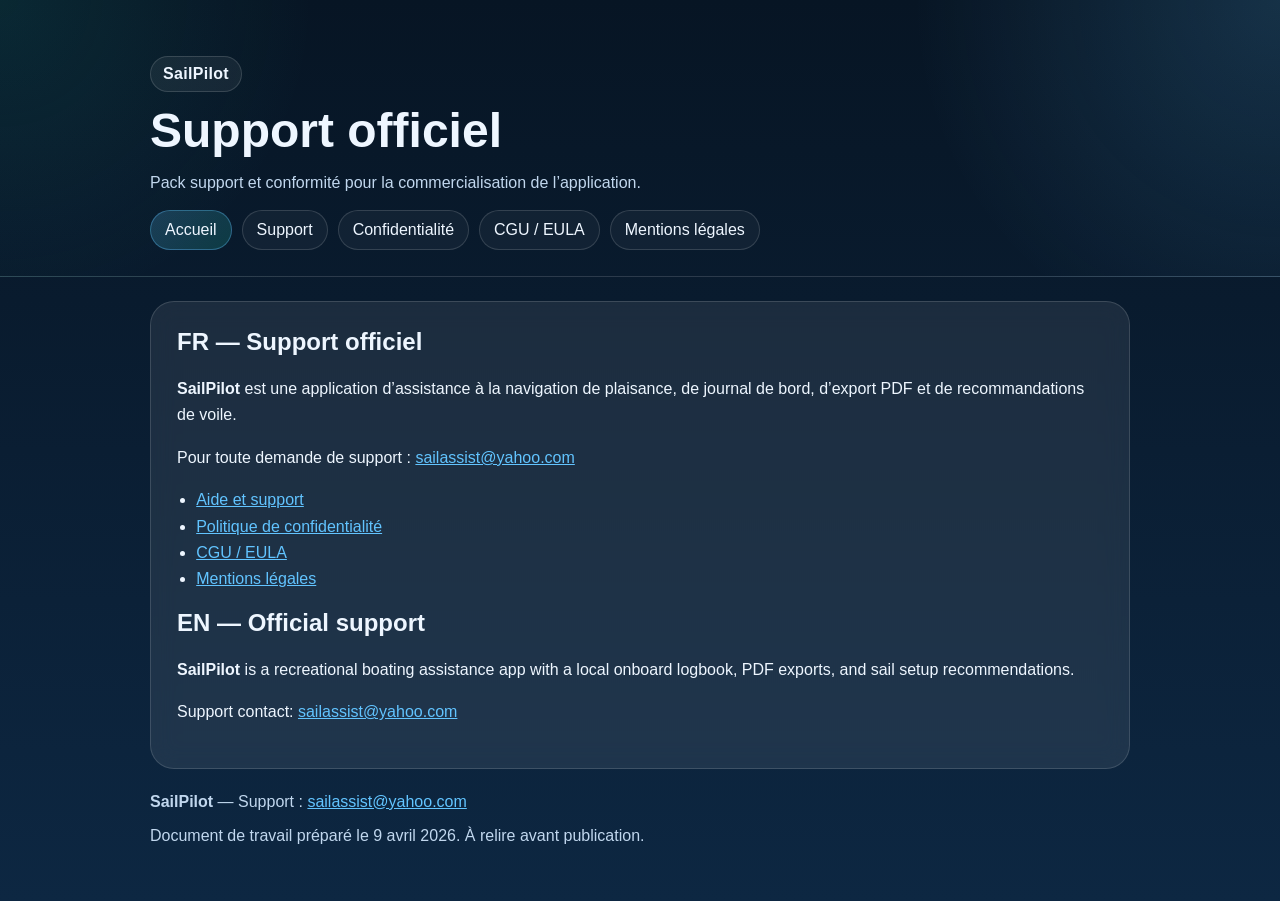
<file: index.html>
<!doctype html>
<html lang="fr">
<head>
  <meta charset="utf-8">
  <meta name="viewport" content="width=device-width, initial-scale=1">
  <title>Support officiel — SailPilot</title>
  <link rel="stylesheet" href="style.css">
  <meta name="description" content="SailPilot — support, confidentialité, CGU et informations légales.">
</head>
<body>
  <header class="hero">
    <div class="wrap">
      <div class="brand">SailPilot</div>
      <h1>Support officiel</h1>
      <p class="lead">Pack support et conformité pour la commercialisation de l’application.</p>
      <nav><a class="active" href="index.html">Accueil</a>
<a class="" href="support.html">Support</a>
<a class="" href="privacy.html">Confidentialité</a>
<a class="" href="terms.html">CGU / EULA</a>
<a class="" href="legal.html">Mentions légales</a></nav>
    </div>
  </header>
  <main class="wrap card prose">
    
<section>
  <h2>FR — Support officiel</h2>
  <p><strong>SailPilot</strong> est une application d’assistance à la navigation de plaisance, de journal de bord, d’export PDF et de recommandations de voile.</p>
  <p>Pour toute demande de support : <a href="mailto:sailassist@yahoo.com">sailassist@yahoo.com</a></p>
  <ul>
    <li><a href="support.html">Aide et support</a></li>
    <li><a href="privacy.html">Politique de confidentialité</a></li>
    <li><a href="terms.html">CGU / EULA</a></li>
    <li><a href="legal.html">Mentions légales</a></li>
  </ul>
</section>

<section>
  <h2>EN — Official support</h2>
  <p><strong>SailPilot</strong> is a recreational boating assistance app with a local onboard logbook, PDF exports, and sail setup recommendations.</p>
  <p>Support contact: <a href="mailto:sailassist@yahoo.com">sailassist@yahoo.com</a></p>
</section>

  </main>
  <footer class="wrap footer">
    <p><strong>SailPilot</strong> — Support : <a href="mailto:sailassist@yahoo.com">sailassist@yahoo.com</a></p>
    <p>Document de travail préparé le 9 avril 2026. À relire avant publication.</p>
  </footer>
</body>
</html>
</file>
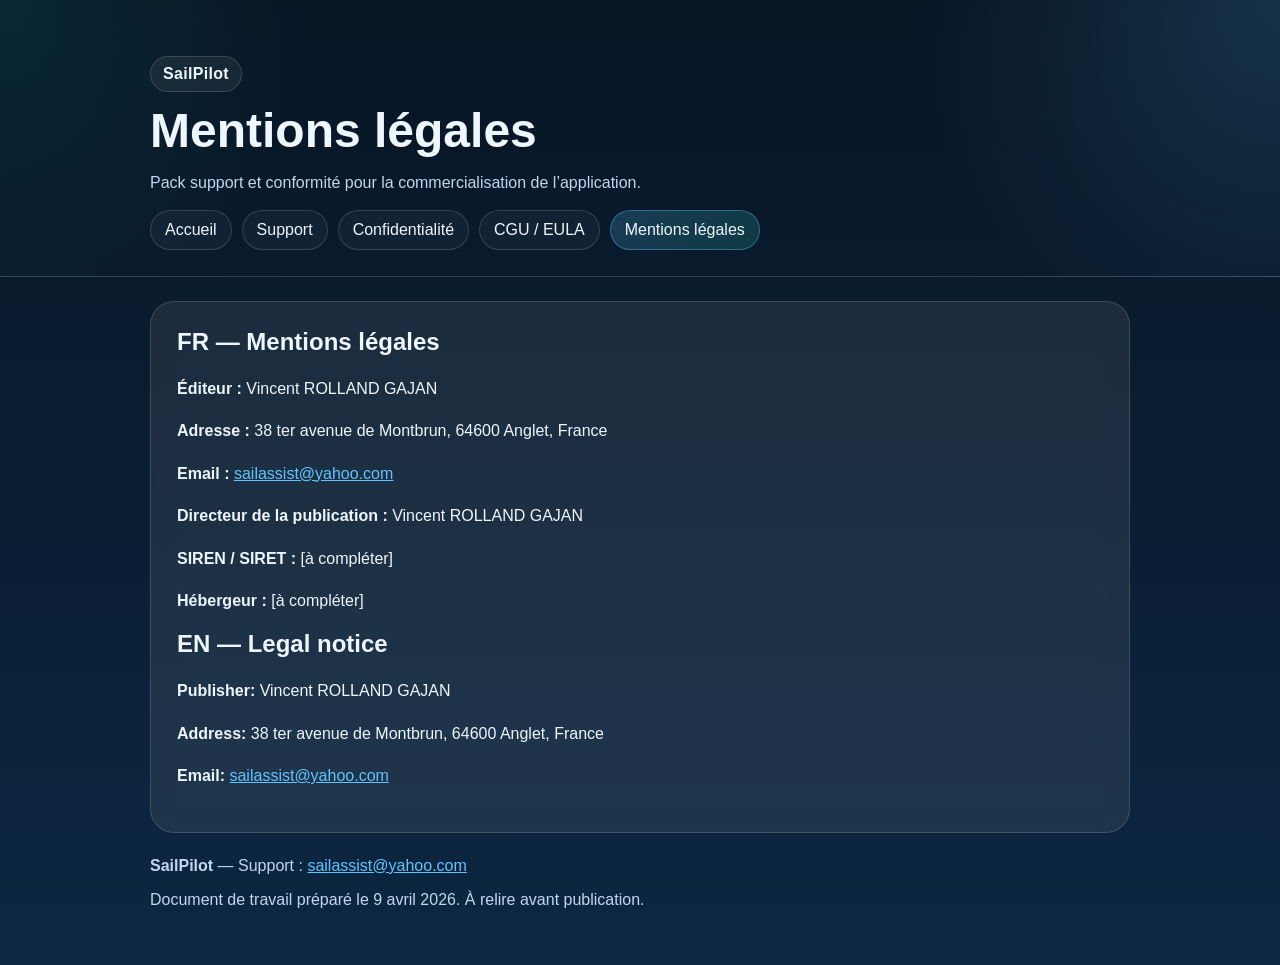
<file: legal.html>
<!doctype html>
<html lang="fr">
<head>
  <meta charset="utf-8">
  <meta name="viewport" content="width=device-width, initial-scale=1">
  <title>Mentions légales — SailPilot</title>
  <link rel="stylesheet" href="style.css">
  <meta name="description" content="SailPilot — support, confidentialité, CGU et informations légales.">
</head>
<body>
  <header class="hero">
    <div class="wrap">
      <div class="brand">SailPilot</div>
      <h1>Mentions légales</h1>
      <p class="lead">Pack support et conformité pour la commercialisation de l’application.</p>
      <nav><a class="" href="index.html">Accueil</a>
<a class="" href="support.html">Support</a>
<a class="" href="privacy.html">Confidentialité</a>
<a class="" href="terms.html">CGU / EULA</a>
<a class="active" href="legal.html">Mentions légales</a></nav>
    </div>
  </header>
  <main class="wrap card prose">
    
<section>
  <h2>FR — Mentions légales</h2>
  <p><strong>Éditeur :</strong> Vincent ROLLAND GAJAN</p>
  <p><strong>Adresse :</strong> 38 ter avenue de Montbrun, 64600 Anglet, France</p>
  <p><strong>Email :</strong> <a href="mailto:sailassist@yahoo.com">sailassist@yahoo.com</a></p>
  <p><strong>Directeur de la publication :</strong> Vincent ROLLAND GAJAN</p>
  <p><strong>SIREN / SIRET :</strong> [à compléter]</p>
  <p><strong>Hébergeur :</strong> [à compléter]</p>
</section>

<section>
  <h2>EN — Legal notice</h2>
  <p><strong>Publisher:</strong> Vincent ROLLAND GAJAN</p>
  <p><strong>Address:</strong> 38 ter avenue de Montbrun, 64600 Anglet, France</p>
  <p><strong>Email:</strong> <a href="mailto:sailassist@yahoo.com">sailassist@yahoo.com</a></p>
</section>

  </main>
  <footer class="wrap footer">
    <p><strong>SailPilot</strong> — Support : <a href="mailto:sailassist@yahoo.com">sailassist@yahoo.com</a></p>
    <p>Document de travail préparé le 9 avril 2026. À relire avant publication.</p>
  </footer>
</body>
</html>
</file>
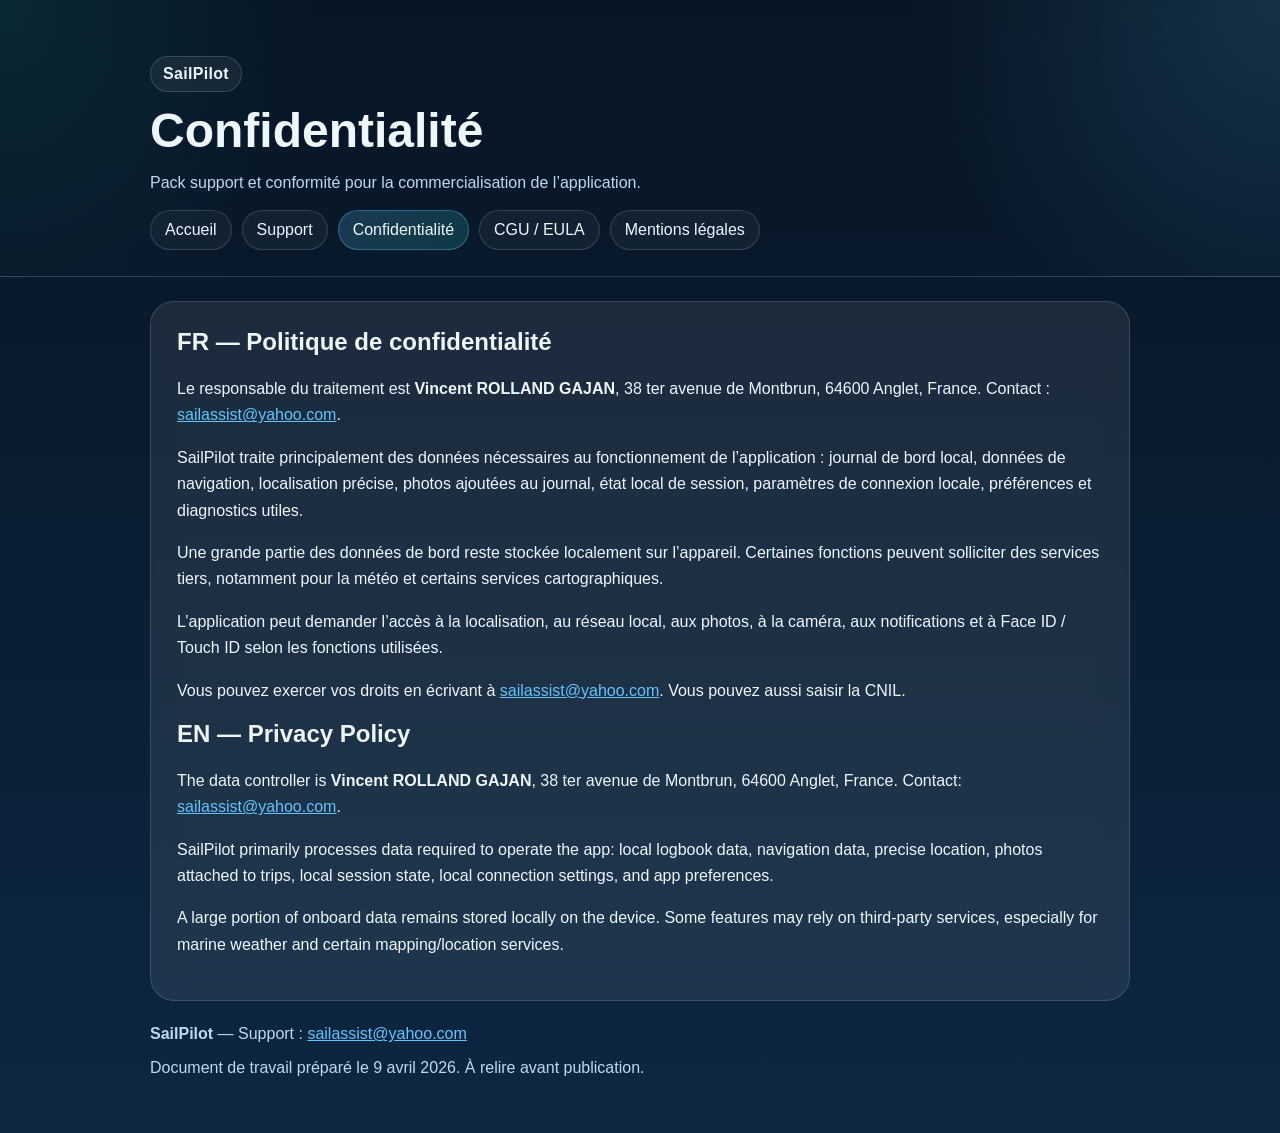
<file: privacy.html>
<!doctype html>
<html lang="fr">
<head>
  <meta charset="utf-8">
  <meta name="viewport" content="width=device-width, initial-scale=1">
  <title>Confidentialité — SailPilot</title>
  <link rel="stylesheet" href="style.css">
  <meta name="description" content="SailPilot — support, confidentialité, CGU et informations légales.">
</head>
<body>
  <header class="hero">
    <div class="wrap">
      <div class="brand">SailPilot</div>
      <h1>Confidentialité</h1>
      <p class="lead">Pack support et conformité pour la commercialisation de l’application.</p>
      <nav><a class="" href="index.html">Accueil</a>
<a class="" href="support.html">Support</a>
<a class="active" href="privacy.html">Confidentialité</a>
<a class="" href="terms.html">CGU / EULA</a>
<a class="" href="legal.html">Mentions légales</a></nav>
    </div>
  </header>
  <main class="wrap card prose">
    
<section>
  <h2>FR — Politique de confidentialité</h2>
  <p>Le responsable du traitement est <strong>Vincent ROLLAND GAJAN</strong>, 38 ter avenue de Montbrun, 64600 Anglet, France. Contact : <a href="mailto:sailassist@yahoo.com">sailassist@yahoo.com</a>.</p>
  <p>SailPilot traite principalement des données nécessaires au fonctionnement de l’application : journal de bord local, données de navigation, localisation précise, photos ajoutées au journal, état local de session, paramètres de connexion locale, préférences et diagnostics utiles.</p>
  <p>Une grande partie des données de bord reste stockée localement sur l’appareil. Certaines fonctions peuvent solliciter des services tiers, notamment pour la météo et certains services cartographiques.</p>
  <p>L’application peut demander l’accès à la localisation, au réseau local, aux photos, à la caméra, aux notifications et à Face ID / Touch ID selon les fonctions utilisées.</p>
  <p>Vous pouvez exercer vos droits en écrivant à <a href="mailto:sailassist@yahoo.com">sailassist@yahoo.com</a>. Vous pouvez aussi saisir la CNIL.</p>
</section>

<section>
  <h2>EN — Privacy Policy</h2>
  <p>The data controller is <strong>Vincent ROLLAND GAJAN</strong>, 38 ter avenue de Montbrun, 64600 Anglet, France. Contact: <a href="mailto:sailassist@yahoo.com">sailassist@yahoo.com</a>.</p>
  <p>SailPilot primarily processes data required to operate the app: local logbook data, navigation data, precise location, photos attached to trips, local session state, local connection settings, and app preferences.</p>
  <p>A large portion of onboard data remains stored locally on the device. Some features may rely on third-party services, especially for marine weather and certain mapping/location services.</p>
</section>

  </main>
  <footer class="wrap footer">
    <p><strong>SailPilot</strong> — Support : <a href="mailto:sailassist@yahoo.com">sailassist@yahoo.com</a></p>
    <p>Document de travail préparé le 9 avril 2026. À relire avant publication.</p>
  </footer>
</body>
</html>
</file>
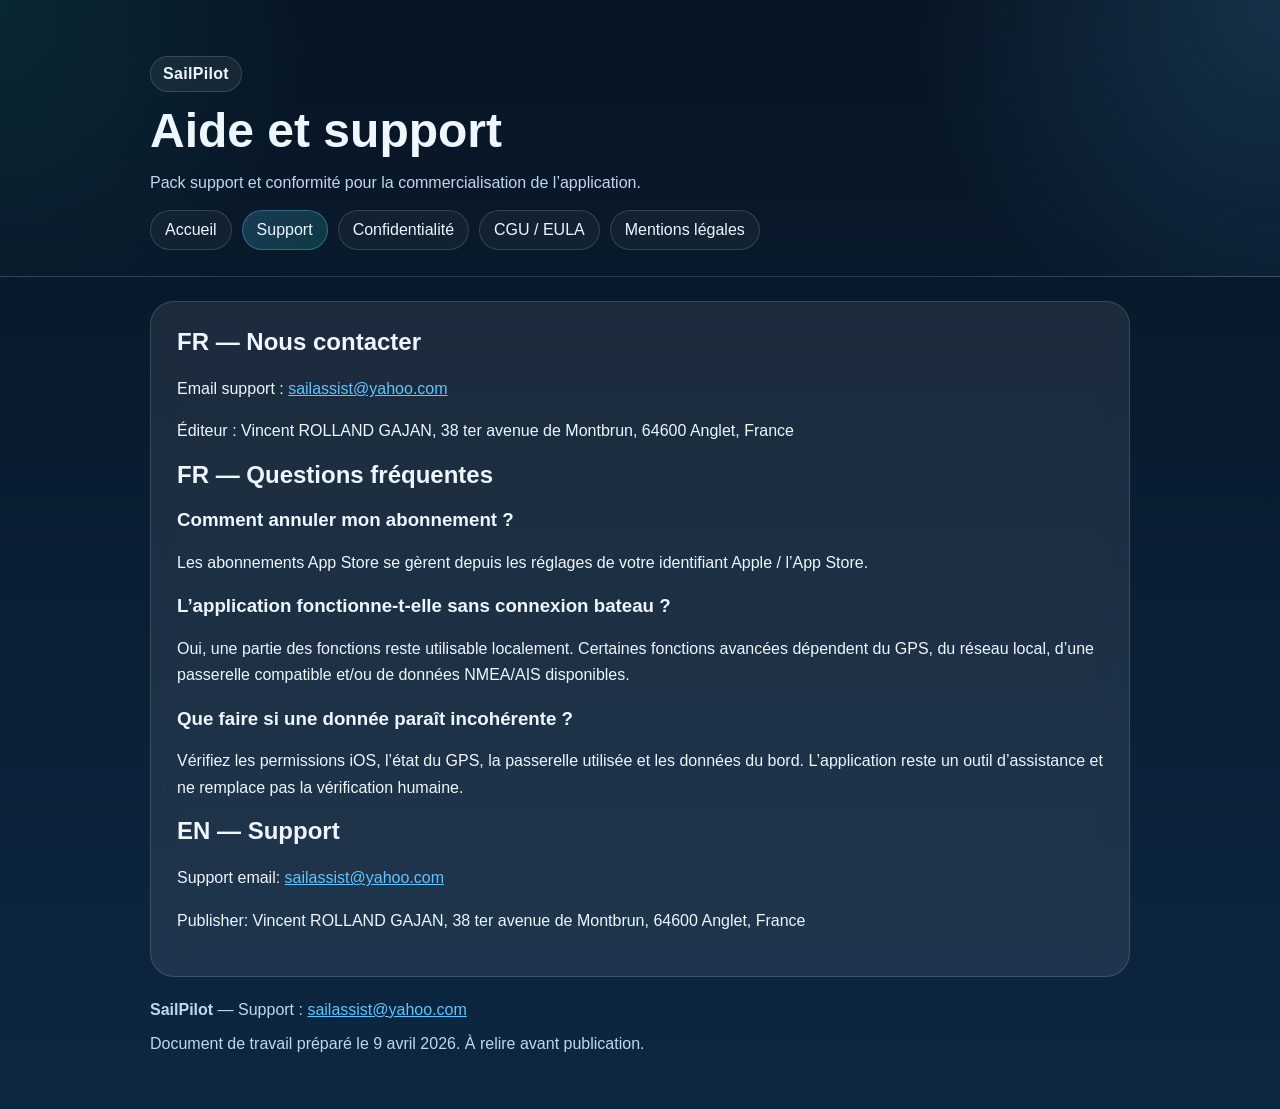
<file: support.html>
<!doctype html>
<html lang="fr">
<head>
  <meta charset="utf-8">
  <meta name="viewport" content="width=device-width, initial-scale=1">
  <title>Aide et support — SailPilot</title>
  <link rel="stylesheet" href="style.css">
  <meta name="description" content="SailPilot — support, confidentialité, CGU et informations légales.">
</head>
<body>
  <header class="hero">
    <div class="wrap">
      <div class="brand">SailPilot</div>
      <h1>Aide et support</h1>
      <p class="lead">Pack support et conformité pour la commercialisation de l’application.</p>
      <nav><a class="" href="index.html">Accueil</a>
<a class="active" href="support.html">Support</a>
<a class="" href="privacy.html">Confidentialité</a>
<a class="" href="terms.html">CGU / EULA</a>
<a class="" href="legal.html">Mentions légales</a></nav>
    </div>
  </header>
  <main class="wrap card prose">
    
<section>
  <h2>FR — Nous contacter</h2>
  <p>Email support : <a href="mailto:sailassist@yahoo.com">sailassist@yahoo.com</a></p>
  <p>Éditeur : Vincent ROLLAND GAJAN, 38 ter avenue de Montbrun, 64600 Anglet, France</p>
</section>

<section>
  <h2>FR — Questions fréquentes</h2>
  <h3>Comment annuler mon abonnement ?</h3>
  <p>Les abonnements App Store se gèrent depuis les réglages de votre identifiant Apple / l’App Store.</p>

  <h3>L’application fonctionne-t-elle sans connexion bateau ?</h3>
  <p>Oui, une partie des fonctions reste utilisable localement. Certaines fonctions avancées dépendent du GPS, du réseau local, d’une passerelle compatible et/ou de données NMEA/AIS disponibles.</p>

  <h3>Que faire si une donnée paraît incohérente ?</h3>
  <p>Vérifiez les permissions iOS, l’état du GPS, la passerelle utilisée et les données du bord. L’application reste un outil d’assistance et ne remplace pas la vérification humaine.</p>
</section>

<section>
  <h2>EN — Support</h2>
  <p>Support email: <a href="mailto:sailassist@yahoo.com">sailassist@yahoo.com</a></p>
  <p>Publisher: Vincent ROLLAND GAJAN, 38 ter avenue de Montbrun, 64600 Anglet, France</p>
</section>

  </main>
  <footer class="wrap footer">
    <p><strong>SailPilot</strong> — Support : <a href="mailto:sailassist@yahoo.com">sailassist@yahoo.com</a></p>
    <p>Document de travail préparé le 9 avril 2026. À relire avant publication.</p>
  </footer>
</body>
</html>
</file>
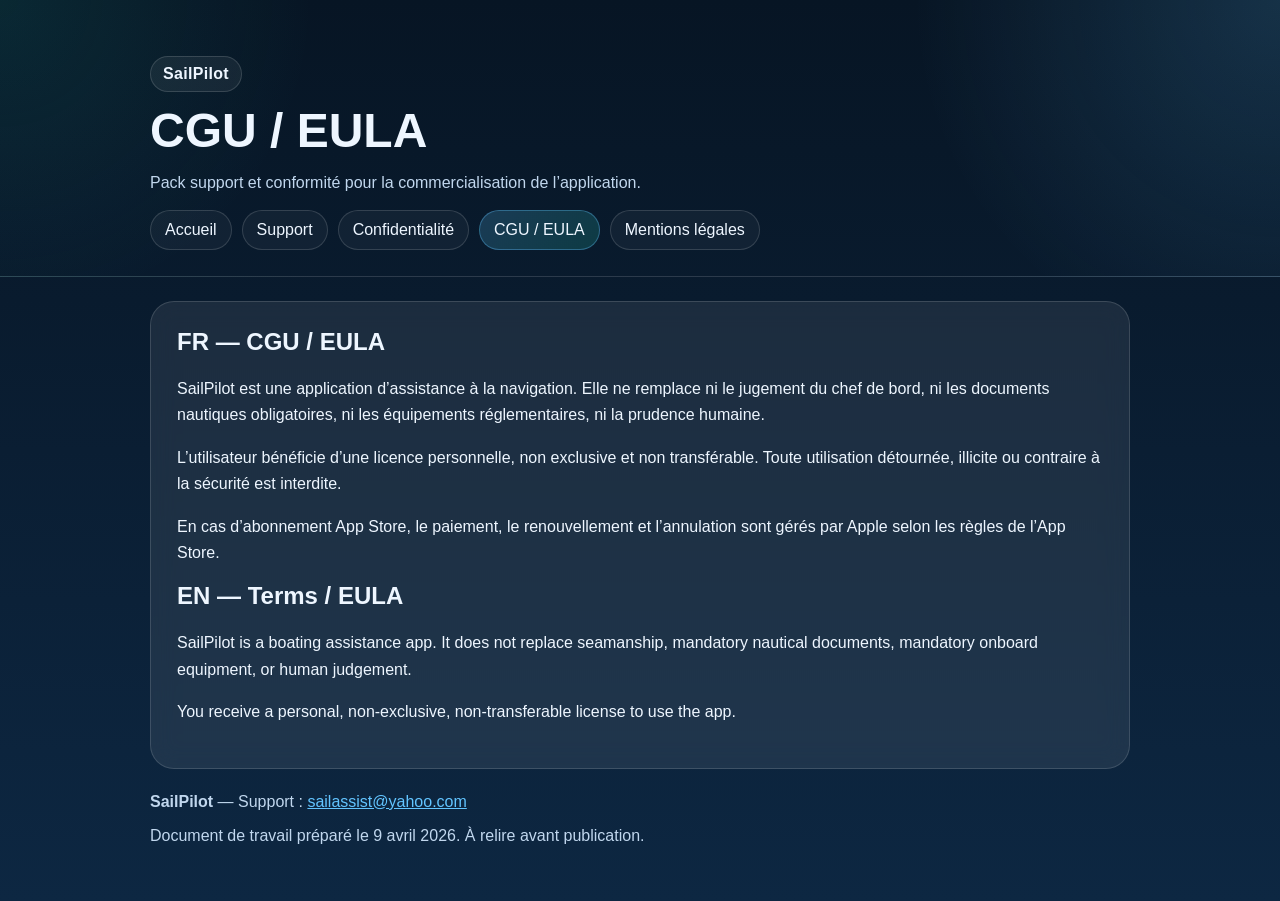
<file: terms.html>
<!doctype html>
<html lang="fr">
<head>
  <meta charset="utf-8">
  <meta name="viewport" content="width=device-width, initial-scale=1">
  <title>CGU / EULA — SailPilot</title>
  <link rel="stylesheet" href="style.css">
  <meta name="description" content="SailPilot — support, confidentialité, CGU et informations légales.">
</head>
<body>
  <header class="hero">
    <div class="wrap">
      <div class="brand">SailPilot</div>
      <h1>CGU / EULA</h1>
      <p class="lead">Pack support et conformité pour la commercialisation de l’application.</p>
      <nav><a class="" href="index.html">Accueil</a>
<a class="" href="support.html">Support</a>
<a class="" href="privacy.html">Confidentialité</a>
<a class="active" href="terms.html">CGU / EULA</a>
<a class="" href="legal.html">Mentions légales</a></nav>
    </div>
  </header>
  <main class="wrap card prose">
    
<section>
  <h2>FR — CGU / EULA</h2>
  <p>SailPilot est une application d’assistance à la navigation. Elle ne remplace ni le jugement du chef de bord, ni les documents nautiques obligatoires, ni les équipements réglementaires, ni la prudence humaine.</p>
  <p>L’utilisateur bénéficie d’une licence personnelle, non exclusive et non transférable. Toute utilisation détournée, illicite ou contraire à la sécurité est interdite.</p>
  <p>En cas d’abonnement App Store, le paiement, le renouvellement et l’annulation sont gérés par Apple selon les règles de l’App Store.</p>
</section>

<section>
  <h2>EN — Terms / EULA</h2>
  <p>SailPilot is a boating assistance app. It does not replace seamanship, mandatory nautical documents, mandatory onboard equipment, or human judgement.</p>
  <p>You receive a personal, non-exclusive, non-transferable license to use the app.</p>
</section>

  </main>
  <footer class="wrap footer">
    <p><strong>SailPilot</strong> — Support : <a href="mailto:sailassist@yahoo.com">sailassist@yahoo.com</a></p>
    <p>Document de travail préparé le 9 avril 2026. À relire avant publication.</p>
  </footer>
</body>
</html>
</file>
<file: style.css>
:root{
  --bg1:#071524;
  --bg2:#0d2742;
  --card:rgba(255,255,255,.08);
  --line:rgba(255,255,255,.14);
  --text:#eef6ff;
  --muted:#c1d7ee;
  --accent:#62c4ff;
  --accent2:#24d2b5;
}
*{box-sizing:border-box}
html,body{margin:0;padding:0;font-family:-apple-system,BlinkMacSystemFont,'SF Pro Text',Inter,Segoe UI,Roboto,sans-serif;background:linear-gradient(180deg,var(--bg1),var(--bg2));color:var(--text);}
a{color:var(--accent)}
.wrap{width:min(980px,calc(100% - 32px));margin:0 auto}
.hero{padding:56px 0 26px;border-bottom:1px solid var(--line);background:
 radial-gradient(circle at top right, rgba(98,196,255,.16), transparent 28%),
 radial-gradient(circle at top left, rgba(36,210,181,.10), transparent 24%)}
.brand{display:inline-block;padding:8px 12px;border:1px solid var(--line);border-radius:999px;background:rgba(255,255,255,.06);font-weight:700;letter-spacing:.02em}
h1{font-size:clamp(2rem,4vw,3rem);margin:.7rem 0 .5rem}
.lead{color:var(--muted);max-width:720px}
nav{display:flex;gap:10px;flex-wrap:wrap;margin-top:18px}
nav a{display:inline-block;padding:10px 14px;border-radius:999px;text-decoration:none;border:1px solid var(--line);background:rgba(255,255,255,.04);color:var(--text)}
nav a.active{background:linear-gradient(135deg, rgba(98,196,255,.20), rgba(36,210,181,.18));border-color:rgba(98,196,255,.35)}
.card{margin:24px auto;padding:26px;border:1px solid var(--line);border-radius:24px;background:var(--card);backdrop-filter: blur(12px);}
.prose h2{margin-top:0}
.prose h3{margin-top:1.2rem}
.prose p,.prose li{line-height:1.65;color:var(--text)}
.prose ul{padding-left:1.2rem}
.footer{padding:0 0 40px;color:var(--muted)}
</file>
